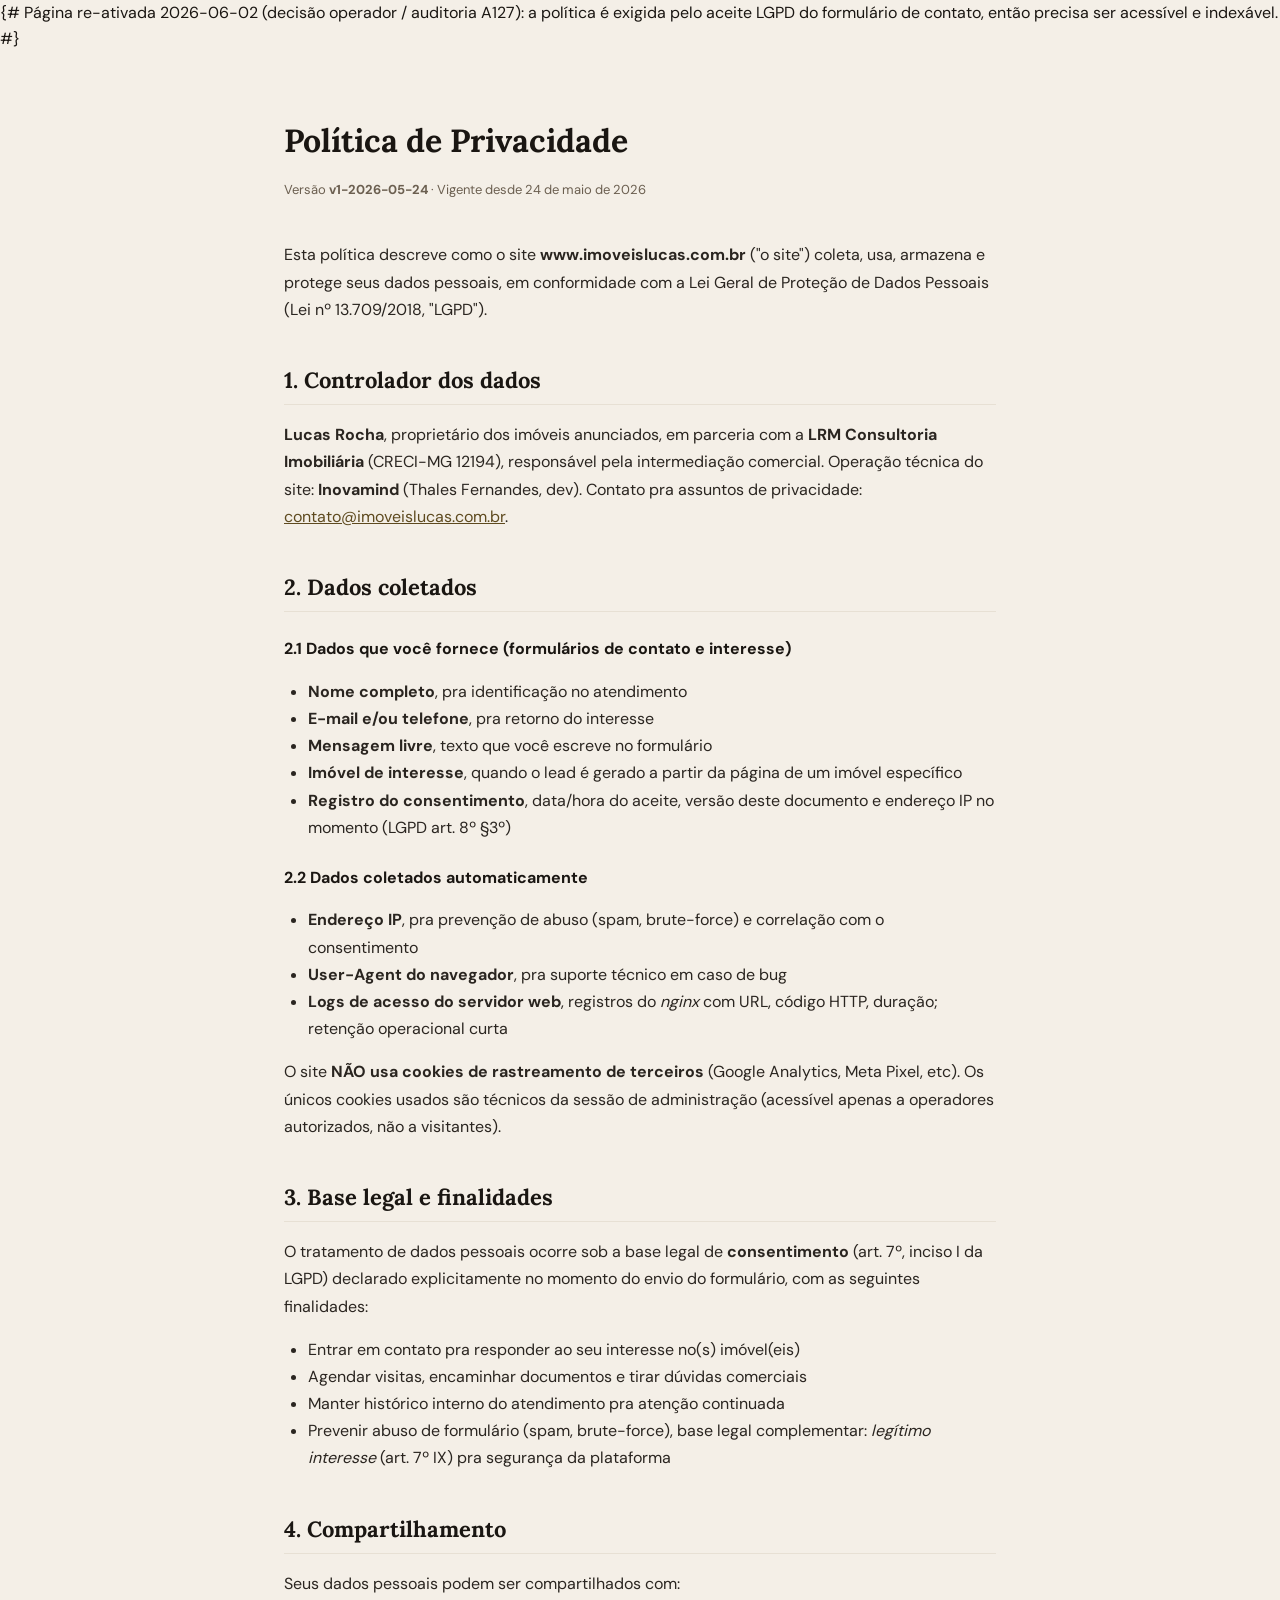
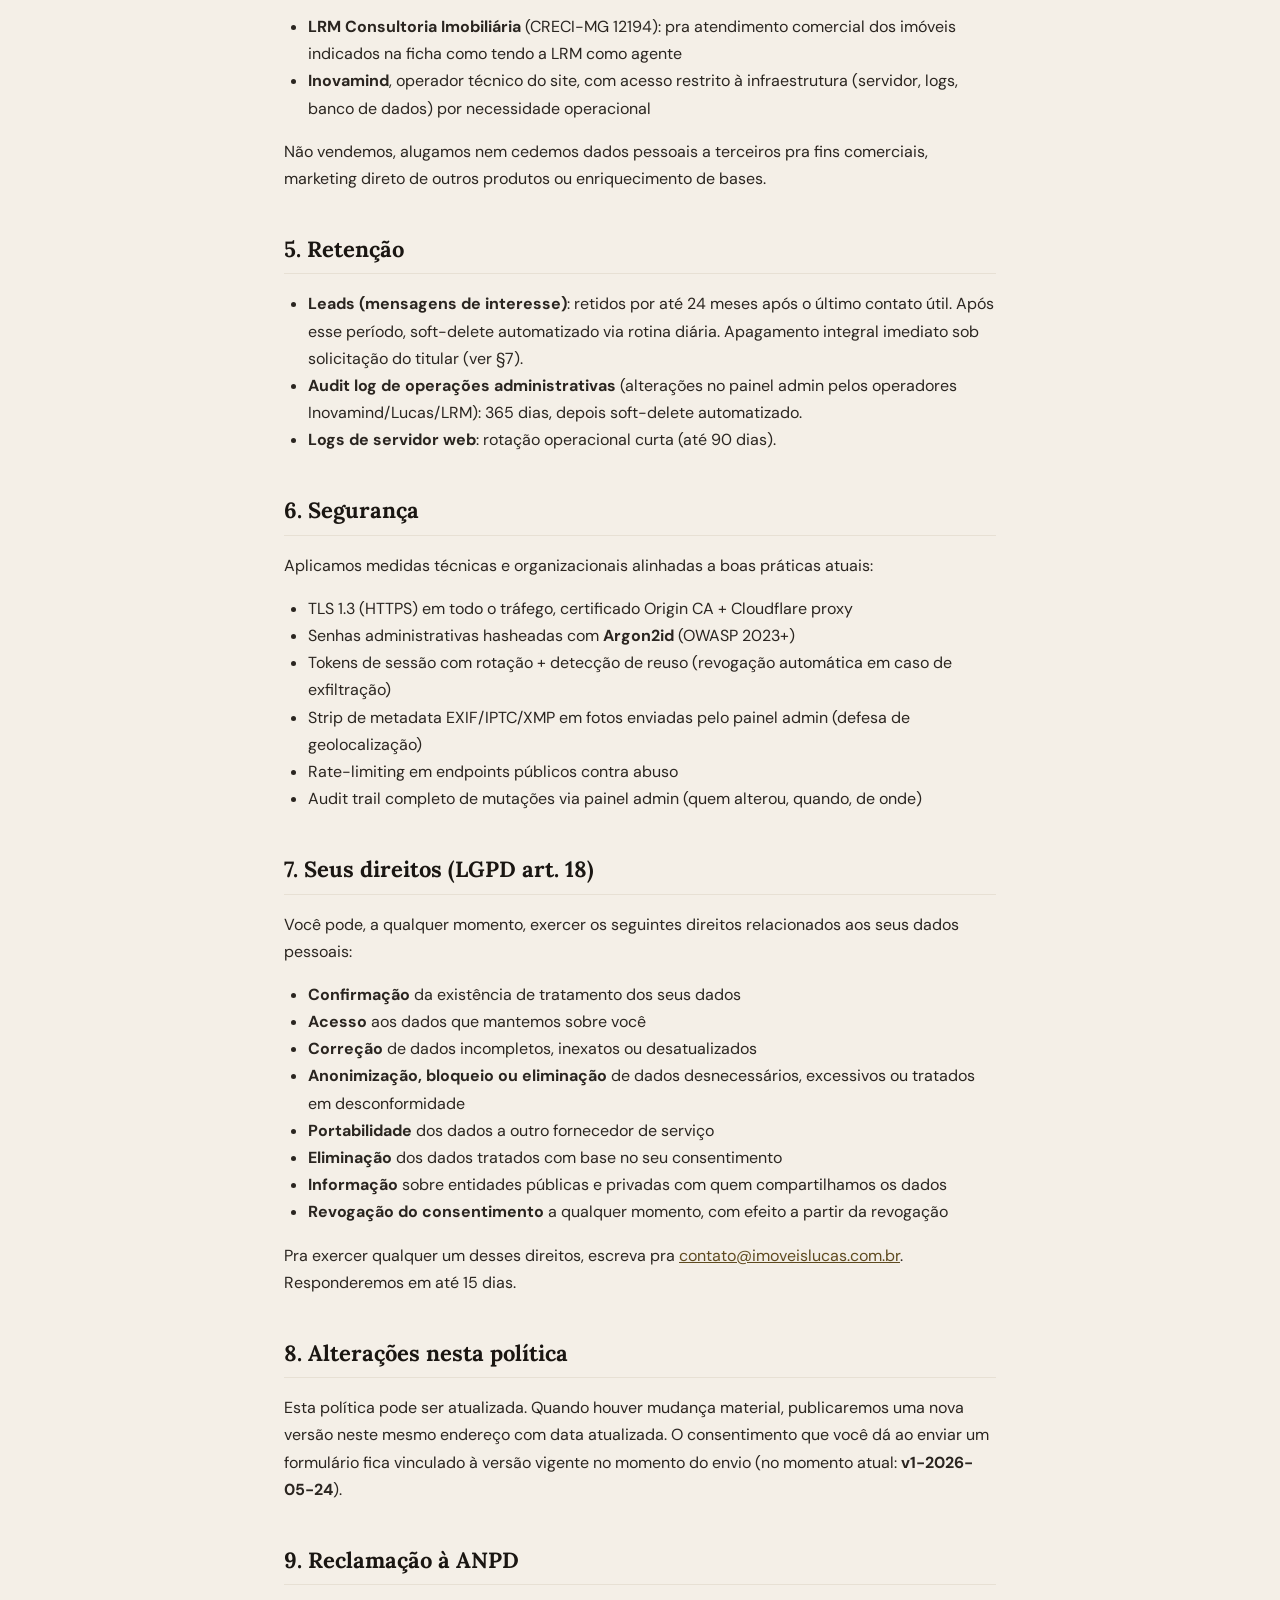
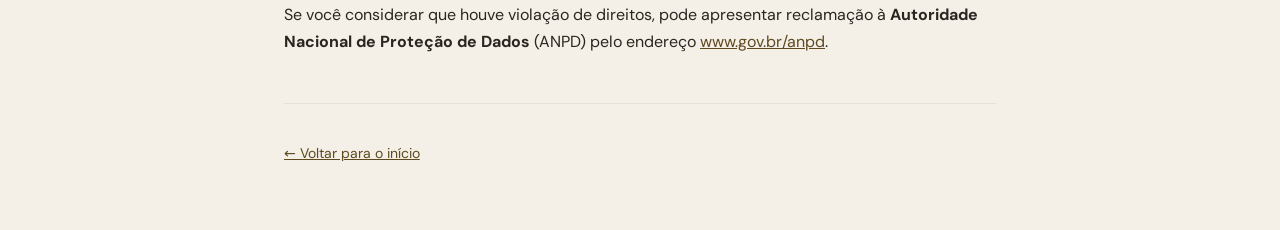
<file: privacidade/index.html>
<!doctype html>
<html lang="pt-BR">
<head>
<meta charset="utf-8" />
<meta name="viewport" content="width=device-width, initial-scale=1" />
<title>Política de Privacidade · Imóveis Lucas</title>
<meta name="description" content="Política de Privacidade do site Imóveis Lucas, finalidades, base legal, retenção e direitos do titular conforme LGPD (Lei 13.709/2018)." />
<meta name="keywords" content="política de privacidade, LGPD, Lei 13.709/2018, proteção de dados, direitos do titular, Imóveis Lucas, base legal, retenção de dados" />
{# Página re-ativada 2026-06-02 (decisão operador / auditoria A127): a política é exigida pelo aceite LGPD do formulário de contato, então precisa ser acessível e indexável. #}
<meta name="robots" content="index, follow" />
<link rel="canonical" href="https://www.imoveislucas.com.br/privacidade" />
<link rel="icon" type="image/svg+xml" href="favicon.svg" />
<link rel="manifest" href="/manifest.json" />
<meta name="theme-color" content="#1a1612" />
<link rel="stylesheet" href="/static/fonts/fonts.css" />
<link rel="stylesheet" href="/static/css/styles.css" />
<style>
  .privacy-doc { max-width: 760px; margin: 64px auto; padding: 0 24px; color: #1a1612; }
  .privacy-doc h1 { font-family: var(--serif, Georgia, serif); font-size: 32px; margin-bottom: 8px; }
  .privacy-doc .versao { color: #6b5f50; font-size: 13px; margin-bottom: 40px; }
  .privacy-doc h2 { font-family: var(--serif, Georgia, serif); font-size: 22px; margin-top: 40px; margin-bottom: 12px; border-bottom: 1px solid #e7e0d4; padding-bottom: 6px; }
  .privacy-doc h3 { font-size: 16px; margin-top: 24px; margin-bottom: 8px; }
  .privacy-doc p, .privacy-doc li { line-height: 1.7; color: #2a2520; }
  .privacy-doc ul { padding-left: 24px; }
  .privacy-doc a { color: #5e4a1f; }
  .privacy-doc .footer-back { margin-top: 48px; padding-top: 24px; border-top: 1px solid #e7e0d4; font-size: 14px; }
</style>
</head>
<body>
<article class="privacy-doc">
  <h1>Política de Privacidade</h1>
  <p class="versao">Versão <strong>v1-2026-05-24</strong> · Vigente desde 24 de maio de 2026</p>

  <p>Esta política descreve como o site <strong>www.imoveislucas.com.br</strong> ("o site") coleta, usa, armazena e protege seus dados pessoais, em conformidade com a Lei Geral de Proteção de Dados Pessoais (Lei nº 13.709/2018, "LGPD").</p>

  <h2>1. Controlador dos dados</h2>
  <p><strong>Lucas Rocha</strong>, proprietário dos imóveis anunciados, em parceria com a <strong>LRM Consultoria Imobiliária</strong> (CRECI-MG 12194), responsável pela intermediação comercial. Operação técnica do site: <strong>Inovamind</strong> (Thales Fernandes, dev). Contato pra assuntos de privacidade: <a href="mailto:contato@imoveislucas.com.br">contato@imoveislucas.com.br</a>.</p>

  <h2>2. Dados coletados</h2>

  <h3>2.1 Dados que você fornece (formulários de contato e interesse)</h3>
  <ul>
    <li><strong>Nome completo</strong>, pra identificação no atendimento</li>
    <li><strong>E-mail e/ou telefone</strong>, pra retorno do interesse</li>
    <li><strong>Mensagem livre</strong>, texto que você escreve no formulário</li>
    <li><strong>Imóvel de interesse</strong>, quando o lead é gerado a partir da página de um imóvel específico</li>
    <li><strong>Registro do consentimento</strong>, data/hora do aceite, versão deste documento e endereço IP no momento (LGPD art. 8º §3º)</li>
  </ul>

  <h3>2.2 Dados coletados automaticamente</h3>
  <ul>
    <li><strong>Endereço IP</strong>, pra prevenção de abuso (spam, brute-force) e correlação com o consentimento</li>
    <li><strong>User-Agent do navegador</strong>, pra suporte técnico em caso de bug</li>
    <li><strong>Logs de acesso do servidor web</strong>, registros do <em>nginx</em> com URL, código HTTP, duração; retenção operacional curta</li>
  </ul>

  <p>O site <strong>NÃO usa cookies de rastreamento de terceiros</strong> (Google Analytics, Meta Pixel, etc). Os únicos cookies usados são técnicos da sessão de administração (acessível apenas a operadores autorizados, não a visitantes).</p>

  <h2>3. Base legal e finalidades</h2>

  <p>O tratamento de dados pessoais ocorre sob a base legal de <strong>consentimento</strong> (art. 7º, inciso I da LGPD) declarado explicitamente no momento do envio do formulário, com as seguintes finalidades:</p>
  <ul>
    <li>Entrar em contato pra responder ao seu interesse no(s) imóvel(eis)</li>
    <li>Agendar visitas, encaminhar documentos e tirar dúvidas comerciais</li>
    <li>Manter histórico interno do atendimento pra atenção continuada</li>
    <li>Prevenir abuso de formulário (spam, brute-force), base legal complementar: <em>legítimo interesse</em> (art. 7º IX) pra segurança da plataforma</li>
  </ul>

  <h2>4. Compartilhamento</h2>

  <p>Seus dados pessoais podem ser compartilhados com:</p>
  <ul>
    <li><strong>LRM Consultoria Imobiliária</strong> (CRECI-MG 12194): pra atendimento comercial dos imóveis indicados na ficha como tendo a LRM como agente</li>
    <li><strong>Inovamind</strong>, operador técnico do site, com acesso restrito à infraestrutura (servidor, logs, banco de dados) por necessidade operacional</li>
  </ul>

  <p>Não vendemos, alugamos nem cedemos dados pessoais a terceiros pra fins comerciais, marketing direto de outros produtos ou enriquecimento de bases.</p>

  <h2>5. Retenção</h2>

  <ul>
    <li><strong>Leads (mensagens de interesse)</strong>: retidos por até 24 meses após o último contato útil. Após esse período, soft-delete automatizado via rotina diária. Apagamento integral imediato sob solicitação do titular (ver §7).</li>
    <li><strong>Audit log de operações administrativas</strong> (alterações no painel admin pelos operadores Inovamind/Lucas/LRM): 365 dias, depois soft-delete automatizado.</li>
    <li><strong>Logs de servidor web</strong>: rotação operacional curta (até 90 dias).</li>
  </ul>

  <h2>6. Segurança</h2>

  <p>Aplicamos medidas técnicas e organizacionais alinhadas a boas práticas atuais:</p>
  <ul>
    <li>TLS 1.3 (HTTPS) em todo o tráfego, certificado Origin CA + Cloudflare proxy</li>
    <li>Senhas administrativas hasheadas com <strong>Argon2id</strong> (OWASP 2023+)</li>
    <li>Tokens de sessão com rotação + detecção de reuso (revogação automática em caso de exfiltração)</li>
    <li>Strip de metadata EXIF/IPTC/XMP em fotos enviadas pelo painel admin (defesa de geolocalização)</li>
    <li>Rate-limiting em endpoints públicos contra abuso</li>
    <li>Audit trail completo de mutações via painel admin (quem alterou, quando, de onde)</li>
  </ul>

  <h2>7. Seus direitos (LGPD art. 18)</h2>

  <p>Você pode, a qualquer momento, exercer os seguintes direitos relacionados aos seus dados pessoais:</p>
  <ul>
    <li><strong>Confirmação</strong> da existência de tratamento dos seus dados</li>
    <li><strong>Acesso</strong> aos dados que mantemos sobre você</li>
    <li><strong>Correção</strong> de dados incompletos, inexatos ou desatualizados</li>
    <li><strong>Anonimização, bloqueio ou eliminação</strong> de dados desnecessários, excessivos ou tratados em desconformidade</li>
    <li><strong>Portabilidade</strong> dos dados a outro fornecedor de serviço</li>
    <li><strong>Eliminação</strong> dos dados tratados com base no seu consentimento</li>
    <li><strong>Informação</strong> sobre entidades públicas e privadas com quem compartilhamos os dados</li>
    <li><strong>Revogação do consentimento</strong> a qualquer momento, com efeito a partir da revogação</li>
  </ul>

  <p>Pra exercer qualquer um desses direitos, escreva pra <a href="mailto:contato@imoveislucas.com.br">contato@imoveislucas.com.br</a>. Responderemos em até 15 dias.</p>

  <h2>8. Alterações nesta política</h2>

  <p>Esta política pode ser atualizada. Quando houver mudança material, publicaremos uma nova versão neste mesmo endereço com data atualizada. O consentimento que você dá ao enviar um formulário fica vinculado à versão vigente no momento do envio (no momento atual: <strong>v1-2026-05-24</strong>).</p>

  <h2>9. Reclamação à ANPD</h2>

  <p>Se você considerar que houve violação de direitos, pode apresentar reclamação à <strong>Autoridade Nacional de Proteção de Dados</strong> (ANPD) pelo endereço <a href="https://www.gov.br/anpd/pt-br" rel="noopener">www.gov.br/anpd</a>.</p>

  <div class="footer-back">
    <p><a href="/">← Voltar para o início</a></p>
  </div>
</article>
</body>
</html>
</file>
<file: static/fonts/fonts.css>
@font-face{font-family:'DM Sans';font-style:normal;font-weight:400 700;font-display:swap;src:url('dm-sans-latin-ext.woff2') format('woff2');unicode-range:U+0100-02BA,U+02BD-02C5,U+02C7-02CC,U+02CE-02D7,U+02DD-02FF,U+0304,U+0308,U+0329,U+1D00-1DBF,U+1E00-1E9F,U+1EF2-1EFF,U+2020,U+20A0-20AB,U+20AD-20C0,U+2113,U+2C60-2C7F,U+A720-A7FF}@font-face{font-family:'DM Sans';font-style:normal;font-weight:400 700;font-display:swap;src:url('dm-sans-latin.woff2') format('woff2');unicode-range:U+0000-00FF,U+0131,U+0152-0153,U+02BB-02BC,U+02C6,U+02DA,U+02DC,U+0304,U+0308,U+0329,U+2000-206F,U+20AC,U+2122,U+2191,U+2193,U+2212,U+2215,U+FEFF,U+FFFD}@font-face{font-family:'Lora';font-style:normal;font-weight:400 700;font-display:swap;src:url('lora-latin-ext.woff2') format('woff2');unicode-range:U+0100-02BA,U+02BD-02C5,U+02C7-02CC,U+02CE-02D7,U+02DD-02FF,U+0304,U+0308,U+0329,U+1D00-1DBF,U+1E00-1E9F,U+1EF2-1EFF,U+2020,U+20A0-20AB,U+20AD-20C0,U+2113,U+2C60-2C7F,U+A720-A7FF}@font-face{font-family:'Lora';font-style:normal;font-weight:400 700;font-display:swap;src:url('lora-latin.woff2') format('woff2');unicode-range:U+0000-00FF,U+0131,U+0152-0153,U+02BB-02BC,U+02C6,U+02DA,U+02DC,U+0304,U+0308,U+0329,U+2000-206F,U+20AC,U+2122,U+2191,U+2193,U+2212,U+2215,U+FEFF,U+FFFD}
</file>
<file: static/css/styles.css>
:root{--paper:#f4efe7;--paper-2:#ebe3d5;--paper-soft:#faf6ef;--ink:#1a1612;--ink-2:#3a322a;--ink-soft:#6b5f50;--line:#d8cdb9;--line-soft:#e6dec9;--accent:#b25a3c;--accent-2:#8a3f25;--accent-ink:#ffffff;--gold:#a98144;--shadow-1:0 1px 0 rgba(26,22,18,0.04),0 12px 28px -18px rgba(26,22,18,0.18);--shadow-2:0 1px 0 rgba(26,22,18,0.05),0 30px 60px -28px rgba(26,22,18,0.32);--serif:"Lora","Georgia","Times New Roman",serif;--sans:"DM Sans",-apple-system,BlinkMacSystemFont,"Segoe UI",system-ui,sans-serif;--max:1320px;--max-narrow:980px;--radius:2px}html[data-palette="forest"]{--paper:#f1ede4;--paper-2:#e3ddd0;--paper-soft:#faf7f1;--accent:#2f5d4a;--accent-2:#1d4434;--gold:#b48a4a}html[data-palette="ink"]{--paper:#14110e;--paper-2:#1c1813;--paper-soft:#1f1a14;--ink:#efe7d8;--ink-2:#d3c8b3;--ink-soft:#8a8071;--line:#38302a;--line-soft:#2a241f;--accent:#cf8b66;--accent-2:#e9a886;--accent-ink:#14110e;--gold:#d1a55b}html[data-palette="navy"]{--paper:#f0eee8;--paper-2:#e3dfd3;--paper-soft:#f9f7f1;--accent:#1f3a5f;--accent-2:#122a4a;--gold:#b07c3b}*{box-sizing:border-box}html,body{margin:0;padding:0}body{background:var(--paper);color:var(--ink);font-family:var(--sans);font-size:16px;line-height:1.6;-webkit-font-smoothing:antialiased;text-rendering:optimizeLegibility}img{display:block;max-width:100%}.h-display{font-family:var(--serif);font-weight:500;font-style:normal;letter-spacing:-0.015em;line-height:1.08;text-wrap:balance}.h-display em{font-style:normal;font-weight:600;color:var(--accent)}.h-eyebrow{font-family:var(--sans);font-size:12px;font-weight:500;letter-spacing:0.22em;text-transform:uppercase;color:var(--ink-soft)}.h-eyebrow .dot{display:inline-block;width:4px;height:4px;border-radius:50%;background:var(--accent);margin:0 10px 2px 0;vertical-align:middle}.numeral{font-family:var(--serif);font-variant-numeric:lining-nums tabular-nums}.wrap{max-width:var(--max);margin:0 auto;padding:0 32px}.wrap-narrow{max-width:var(--max-narrow);margin:0 auto;padding:0 32px}.rule{height:1px;background:var(--line);border:0;margin:0}.rule-soft{height:1px;background:var(--line-soft);border:0;margin:0}.btn{display:inline-flex;align-items:center;gap:10px;padding:14px 24px;font-family:var(--sans);font-size:14px;font-weight:500;letter-spacing:0.12em;text-transform:uppercase;border:1px solid var(--ink);background:var(--ink);color:var(--paper);cursor:pointer;border-radius:var(--radius);text-decoration:none;transition:background 180ms ease,color 180ms ease,border-color 180ms ease,transform 180ms ease}.btn:hover{background:var(--accent);border-color:var(--accent);color:var(--accent-ink)}.btn.btn-ghost{background:transparent;color:var(--ink)}.btn.btn-ghost:hover{background:var(--ink);color:var(--paper)}.btn.btn-accent{background:var(--accent);border-color:var(--accent);color:var(--accent-ink)}.btn.btn-accent:hover{background:var(--accent-2);border-color:var(--accent-2)}.btn.btn-sm{padding:10px 16px;font-size:12px}.link{color:var(--ink);text-decoration:none;border-bottom:1px solid var(--line);padding-bottom:2px;transition:border-color 150ms ease,color 150ms ease}.link:hover{color:var(--accent);border-color:var(--accent)}.link-arrow{display:inline-flex;align-items:center;gap:8px;font-size:13px;letter-spacing:0.16em;text-transform:uppercase;font-weight:500;color:var(--ink);text-decoration:none;border-bottom:1px solid var(--ink);padding-bottom:2px}.link-arrow:hover{color:var(--accent);border-color:var(--accent)}.link-arrow .arrow{transition:transform 200ms ease}.link-arrow:hover .arrow{transform:translateX(4px)}.site-header{position:sticky;top:0;z-index:50;background:color-mix(in oklab,var(--paper) 92%,transparent);backdrop-filter:blur(12px);-webkit-backdrop-filter:blur(12px);border-bottom:1px solid var(--line-soft)}.site-header__inner{display:grid;grid-template-columns:1fr auto 1fr;align-items:center;padding:18px 32px;max-width:var(--max);margin:0 auto}.site-header__nav{display:flex;gap:32px;align-items:center}.site-header__nav a{font-size:13px;letter-spacing:0.16em;text-transform:uppercase;color:var(--ink-2);text-decoration:none;font-weight:500;transition:color 150ms ease}.site-header__nav a:hover,.site-header__nav a.active{color:var(--accent)}.site-header__cta{justify-self:end;display:flex;gap:14px;align-items:center}.site-header__phone{font-size:13px;letter-spacing:0.08em;color:var(--ink-2);text-decoration:none}.site-header__phone:hover{color:var(--accent)}.brand{display:flex;align-items:baseline;gap:10px;text-decoration:none;color:var(--ink)}.brand__mark{font-family:var(--serif);font-size:24px;font-style:normal;font-weight:600;letter-spacing:-0.02em;line-height:1}.brand__mark sup{font-size:12px;vertical-align:super;color:var(--accent);font-style:normal;letter-spacing:0.1em;margin-left:2px}.brand__sub{font-size:11px;letter-spacing:0.28em;text-transform:uppercase;color:var(--ink-soft);border-left:1px solid var(--line);padding-left:10px}.site-footer{background:var(--paper-2);border-top:1px solid var(--line);padding:64px 0 24px;margin-top:48px}.site-footer__top{display:grid;grid-template-columns:1.4fr 1fr 1fr 1fr;gap:48px;padding-bottom:64px}.site-footer h4{font-family:var(--sans);font-size:12px;font-weight:500;letter-spacing:0.22em;text-transform:uppercase;color:var(--ink-soft);margin:0 0 18px}.site-footer ul{list-style:none;padding:0;margin:0}.site-footer li{margin-bottom:10px}.site-footer a{color:var(--ink-2);text-decoration:none;font-size:15px;transition:color 150ms ease}.site-footer a:hover{color:var(--accent)}.site-footer__statement{font-family:var(--serif);font-size:22px;font-weight:500;line-height:1.4;color:var(--ink);margin:0 0 24px;max-width:28ch}.site-footer__bottom{display:flex;justify-content:space-between;align-items:center;padding-top:24px;border-top:1px solid var(--line);font-size:13px;color:var(--ink-soft)}.site-footer__partners{display:grid;grid-template-columns:1fr 1fr;gap:24px;padding:28px 0;border-top:1px solid var(--line);margin-top:-24px}.site-footer__partner-links a:hover{text-decoration:underline}@media (min-width:768px){.site-footer__partner-links{white-space:nowrap}}.partner-block{display:flex;flex-direction:column;gap:12px}.partner-label{font-size:11px;letter-spacing:0.22em;text-transform:uppercase;color:var(--ink-soft)}.partner-link{display:flex;align-items:center;gap:14px;text-decoration:none;color:var(--ink);padding:12px 16px;background:var(--paper);border:1px solid var(--line-soft);align-self:flex-start;transition:border-color 150ms,background 150ms;min-height:60px;box-sizing:border-box}a.partner-link:hover{border-color:var(--accent)}.partner-link--dark{background:#1a1612;border-color:#1a1612;padding:14px 20px}.partner-logo--lrm{height:36px;width:auto;display:block}.partner-logo--inovamind{height:32px;width:auto;display:block;max-width:220px;object-fit:contain;object-position:left center}.partner-name{font-family:var(--serif);font-size:16px;font-weight:600;letter-spacing:-0.01em;line-height:1.2}.partner-name em{display:block;font-style:normal;font-weight:400;font-size:12px;letter-spacing:0.14em;text-transform:uppercase;color:var(--ink-soft);margin-top:2px;font-family:var(--sans)}.partner-meta{display:flex;flex-wrap:wrap;align-items:center;gap:8px;font-size:13px;color:var(--ink-soft);margin-top:2px;line-height:1.5}.partner-meta a{color:var(--ink-2);text-decoration:none;border-bottom:1px solid transparent;transition:border-color 150ms,color 150ms}.partner-meta a:hover{color:var(--accent);border-color:var(--accent)}.partner-meta>span:first-child{color:var(--ink-2);font-weight:500}.site-footer__credits{display:flex;gap:32px;align-items:center}.credit-chip{display:inline-flex;align-items:center;gap:8px;font-size:12px;letter-spacing:0.14em;text-transform:uppercase;color:var(--ink-2)}.credit-chip strong{color:var(--ink);font-weight:600;letter-spacing:0.05em;text-transform:none;font-family:var(--serif);font-size:15px;font-style:normal}.hero{padding:64px 0 32px;position:relative}.hero__grid{display:grid;grid-template-columns:1.1fr 1fr;gap:64px;align-items:end}.hero__title{font-size:clamp(48px,7vw,104px);margin:24px 0 32px}.hero__sub{font-size:16px;color:var(--ink-2);max-width:46ch;margin:0 0 36px;line-height:1.6}.hero__photo{aspect-ratio:4 / 5;background-size:cover;background-position:center;position:relative}.hero__meta{position:absolute;left:-12px;bottom:24px;background:var(--paper);padding:16px 22px;font-size:12px;letter-spacing:0.18em;text-transform:uppercase;color:var(--ink-2);border-top:2px solid var(--accent)}.hero__cta{display:flex;gap:14px;flex-wrap:wrap}.hero__stats{display:grid;grid-template-columns:repeat(3,1fr);gap:32px;margin-top:64px;padding-top:40px;border-top:1px solid var(--line)}.hero__stat .num{font-family:var(--serif);font-size:48px;line-height:1;font-variant-numeric:lining-nums}.hero__stat .num em{font-style:normal;font-weight:600;color:var(--accent)}.hero__stat .label{margin-top:12px;font-size:12px;letter-spacing:0.2em;text-transform:uppercase;color:var(--ink-soft)}.section{padding:96px 0}.section-tight{padding:64px 0}.section-head{display:grid;grid-template-columns:1fr 1fr;gap:48px;align-items:end;margin-bottom:56px}.section-head h2{font-family:var(--serif);font-weight:500;font-size:clamp(36px,4.5vw,56px);margin:12px 0 0;line-height:1.1;letter-spacing:-0.015em}.section-head h2 em{font-style:normal;font-weight:600;color:var(--accent)}.section-head p{font-size:16px;color:var(--ink-2);max-width:48ch;margin:0;line-height:1.6}.locations{display:grid;grid-template-columns:1fr 1fr;gap:0;border-top:1px solid var(--line);border-bottom:1px solid var(--line)}.location-card{display:block;position:relative;padding:56px 48px 56px;text-decoration:none;color:var(--ink);overflow:hidden;transition:background 300ms ease}.location-card + .location-card{border-left:1px solid var(--line)}.location-card:hover{background:var(--paper-soft)}.location-card__index{font-family:var(--serif);font-size:13px;letter-spacing:0.18em;color:var(--ink-soft)}.location-card__title{font-family:var(--serif);font-size:clamp(48px,6vw,88px);line-height:1;margin:16px 0 8px}.location-card__title em{font-style:normal;font-weight:600;color:var(--accent)}.location-card__sub{font-size:15px;color:var(--ink-2);max-width:36ch}.location-card__photo{aspect-ratio:16/10;background-size:cover;background-position:center;margin:36px 0 28px;transition:transform 700ms cubic-bezier(.2,.7,.2,1)}.location-card:hover .location-card__photo{transform:scale(1.02)}.location-card__foot{display:flex;justify-content:space-between;align-items:center;border-top:1px solid var(--line-soft);padding-top:18px;font-size:13px;letter-spacing:0.16em;text-transform:uppercase;color:var(--ink-2)}.location-card__count em{font-family:var(--serif);font-style:normal;font-weight:600;color:var(--accent);font-size:18px;margin-right:6px}.cards-grid{display:grid;grid-template-columns:repeat(auto-fill,minmax(360px,1fr));gap:56px 40px}.pcard{display:block;text-decoration:none;color:var(--ink);position:relative}.pcard__media{aspect-ratio:4/5;background-size:cover;background-position:center;position:relative;overflow:hidden}.pcard__media::after{content:"";position:absolute;inset:0;background:linear-gradient(180deg,transparent 60%,rgba(0,0,0,0.25));opacity:0;transition:opacity 300ms ease}.pcard:hover .pcard__media::after{opacity:1}.pcard__badge{position:absolute;top:18px;left:18px;background:var(--paper);padding:8px 14px;font-size:11px;letter-spacing:0.2em;text-transform:uppercase;color:var(--ink-2)}.pcard__num{position:absolute;top:18px;right:18px;font-family:var(--serif);font-style:normal;font-weight:500;color:var(--paper);font-size:22px;text-shadow:0 2px 12px rgba(0,0,0,0.3)}.pcard__body{padding-top:20px}.pcard__location{font-size:12px;letter-spacing:0.2em;text-transform:uppercase;color:var(--ink-soft);display:flex;align-items:center;gap:8px}.pcard__title{font-family:var(--serif);font-size:26px;font-weight:500;line-height:1.2;margin:8px 0 14px;letter-spacing:-0.01em}.pcard__meta{display:flex;gap:18px;font-size:13px;color:var(--ink-soft);border-top:1px solid var(--line-soft);padding-top:14px}.pcard__meta span{display:flex;align-items:center;gap:6px}.pcard__price{margin-top:14px;font-family:var(--serif);font-size:22px;font-variant-numeric:lining-nums}.pcard__price small{font-family:var(--sans);font-size:11px;letter-spacing:0.2em;text-transform:uppercase;color:var(--ink-soft);margin-right:6px}[data-card-style="minimal"] .pcard__media{aspect-ratio:1}[data-card-style="minimal"] .pcard__badge{display:none}[data-card-style="minimal"] .pcard__title{font-size:22px;font-family:var(--sans);font-weight:500;letter-spacing:-0.01em}[data-card-style="minimal"] .pcard__price{font-family:var(--sans);font-weight:500}[data-card-style="magazine"] .pcard__media{aspect-ratio:3/4}[data-card-style="magazine"] .pcard__title{font-size:32px}[data-card-style="magazine"] .pcard__body{padding:24px 0 0}[data-card-style="magazine"] .pcard__num{display:none}[data-card-style="magazine"] .pcard__badge{top:auto;left:0;bottom:-14px;background:var(--accent);color:var(--accent-ink)}.listing-hero{padding:80px 0 56px;display:grid;grid-template-columns:1fr 1fr;gap:48px;align-items:end}.listing-hero h1{font-family:var(--serif);font-size:clamp(56px,8vw,120px);line-height:1;margin:16px 0 0}.listing-hero h1 em{font-style:normal;font-weight:600;color:var(--accent)}.listing-hero__desc{color:var(--ink-2);font-size:16px;line-height:1.7;max-width:52ch}.listing-toolbar{display:flex;justify-content:space-between;align-items:center;border-top:1px solid var(--line);border-bottom:1px solid var(--line);padding:16px 0;margin-bottom:56px}.chip{display:inline-flex;align-items:center;gap:6px;padding:6px 12px;border:1px solid var(--line);font-size:12px;letter-spacing:0.14em;text-transform:uppercase;color:var(--ink-2);background:var(--paper-soft)}.chip.is-active{background:var(--ink);color:var(--paper);border-color:var(--ink)}.chip-row{display:flex;gap:8px;flex-wrap:wrap}.detail-gallery{display:grid;grid-template-columns:1.6fr 1fr;gap:8px;height:78vh;min-height:580px}.detail-gallery__main{background-size:cover;background-position:center;position:relative;cursor:zoom-in}.detail-gallery__side{display:grid;grid-template-rows:1fr 1fr;gap:8px}.detail-gallery__cell{background-size:cover;background-position:center;position:relative;cursor:zoom-in}.detail-gallery__more{position:absolute;right:18px;bottom:18px;background:var(--paper);padding:10px 16px;font-size:12px;letter-spacing:0.16em;text-transform:uppercase;display:inline-flex;align-items:center;gap:8px;cursor:pointer;border:0;font-family:inherit}.detail-hero{display:grid;grid-template-columns:1.4fr 1fr;gap:80px;padding:72px 0 48px;align-items:start}.detail-hero__location{font-size:12px;letter-spacing:0.22em;text-transform:uppercase;color:var(--ink-soft)}.detail-hero h1{font-family:var(--serif);font-size:clamp(40px,4.5vw,64px);line-height:1.05;margin:12px 0 24px;letter-spacing:-0.01em}.detail-hero h1 em{font-style:normal;font-weight:600;color:var(--accent)}.detail-hero__desc{color:var(--ink-2);font-size:16px;line-height:1.75;max-width:60ch}.detail-quickstats{display:grid;grid-template-columns:repeat(4,1fr);border-top:1px solid var(--line);border-bottom:1px solid var(--line);margin:48px 0 0}.detail-quickstats>div{padding:22px 0;text-align:center}.detail-quickstats>div + div{border-left:1px solid var(--line-soft)}.detail-quickstats .num{font-family:var(--serif);font-size:30px;line-height:1}.detail-quickstats .label{font-size:11px;letter-spacing:0.2em;text-transform:uppercase;color:var(--ink-soft);margin-top:8px}.detail-price-card{background:var(--paper-soft);border:1px solid var(--line);padding:28px 28px 24px;position:sticky;top:110px}.detail-price-card__eyebrow{font-size:11px;letter-spacing:0.22em;text-transform:uppercase;color:var(--ink-soft)}.detail-price-card__price{font-family:var(--serif);font-size:42px;line-height:1;margin:10px 0 6px;font-variant-numeric:lining-nums}.detail-price-card__condo{font-size:13px;color:var(--ink-soft);margin-bottom:22px}.detail-price-card .btn{width:100%;justify-content:center;margin-top:8px}.detail-price-card .agent{margin-top:28px;padding-top:22px;border-top:1px solid var(--line);display:flex;align-items:center;gap:14px}.detail-price-card .agent img{width:48px;height:48px;border-radius:50%;object-fit:cover;background:var(--paper-2)}.detail-price-card .agent .name{font-weight:500;font-size:15px}.detail-price-card .agent .role{font-size:12px;letter-spacing:0.16em;text-transform:uppercase;color:var(--ink-soft)}.detail-section{padding:72px 0;border-top:1px solid var(--line-soft)}.detail-section h2{font-family:var(--serif);font-weight:500;font-size:36px;margin:0 0 32px;letter-spacing:-0.015em}.detail-section h2 em{font-style:normal;font-weight:600;color:var(--accent)}.amenities-grid{display:grid;grid-template-columns:repeat(auto-fill,minmax(220px,1fr));gap:16px 32px}.amenities-grid li{list-style:none;display:flex;align-items:center;gap:12px;padding:14px 0;border-bottom:1px solid var(--line-soft);font-size:15px;color:var(--ink-2)}.amenities-grid svg{color:var(--accent);flex-shrink:0}.specs-table{width:100%;border-collapse:collapse}.specs-table td{padding:16px 0;border-bottom:1px solid var(--line-soft);font-size:15px}.specs-table td:first-child{color:var(--ink-soft);width:40%;letter-spacing:0.06em}.specs-table td:last-child{color:var(--ink);font-weight:500}.map-block{aspect-ratio:16/8;background:var(--paper-2);position:relative;overflow:hidden;border:1px solid var(--line)}.map-block svg{width:100%;height:100%;display:block}.map-block iframe{width:100%;height:100%;display:block;border:0}.map-block__open{position:absolute;bottom:12px;right:12px;display:inline-flex;align-items:center;gap:6px;padding:8px 14px;background:rgba(255,255,255,0.95);border:1px solid var(--line);color:var(--ink-1);text-decoration:none;font-size:13px;letter-spacing:0.08em;text-transform:uppercase;border-radius:2px;box-shadow:0 2px 8px rgba(0,0,0,0.15);transition:background 0.15s ease}.map-block__open:hover{background:var(--paper-1)}.financing{background:var(--paper-2);padding:40px;display:grid;grid-template-columns:1fr 1.4fr;gap:48px;align-items:center}.financing h3{font-family:var(--serif);font-size:28px;margin:0 0 8px}.financing input[type=range]{width:100%}.fin-row{display:grid;grid-template-columns:1fr 1fr;gap:24px;margin-top:16px}.fin-result{background:var(--paper);padding:24px;border-top:2px solid var(--accent)}.fin-result .num{font-family:var(--serif);font-size:36px;line-height:1}.lightbox{position:fixed;inset:0;background:rgba(20,17,14,0.94);z-index:100;display:flex;align-items:center;justify-content:center;padding:32px}.lightbox img{max-height:88vh;max-width:92vw;object-fit:contain}.lightbox__video{max-height:88vh;max-width:92vw;background:black}.detail-gallery__main--video{position:relative;cursor:pointer}.detail-gallery__play{position:absolute;top:50%;left:50%;transform:translate(-50%,-50%);width:72px;height:72px;border-radius:50%;background:rgba(20,17,14,0.6);border:2px solid rgba(255,255,255,0.85);color:white;display:flex;align-items:center;justify-content:center;padding-left:6px;pointer-events:none;transition:background 150ms,transform 150ms}.detail-gallery__main--video:hover .detail-gallery__play{background:rgba(20,17,14,0.8);transform:translate(-50%,-50%) scale(1.05)}.lightbox__close,.lightbox__nav{position:absolute;background:transparent;border:1px solid rgba(255,255,255,0.3);color:white;width:48px;height:48px;border-radius:50%;cursor:pointer;display:flex;align-items:center;justify-content:center;font-family:var(--serif);transition:background 150ms}.lightbox__close:hover,.lightbox__nav:hover{background:rgba(255,255,255,0.15)}.lightbox__close{top:24px;right:24px}.lightbox__nav.prev{left:24px;top:50%;transform:translateY(-50%)}.lightbox__nav.next{right:24px;top:50%;transform:translateY(-50%)}.lightbox__counter{position:absolute;bottom:24px;left:50%;transform:translateX(-50%);color:rgba(255,255,255,0.7);font-family:var(--serif);letter-spacing:0.18em}.contact-hero{padding:80px 0 40px;display:grid;grid-template-columns:1.2fr 1fr;gap:80px;align-items:end}.contact-hero h1{font-family:var(--serif);font-size:clamp(56px,8vw,120px);line-height:1;margin:16px 0 0}.contact-hero h1 em{font-style:normal;font-weight:600;color:var(--accent)}.contact-grid{display:grid;grid-template-columns:1.2fr 1fr;gap:80px;align-items:start;padding:48px 0 96px}.contact-form{display:grid;gap:18px}.contact-form label{font-size:12px;letter-spacing:0.18em;text-transform:uppercase;color:var(--ink-soft);display:block;margin-bottom:8px}.contact-form input:not([type=checkbox]):not([type=radio]),.contact-form textarea,.contact-form select{width:100%;padding:14px 0;border:0;border-bottom:1px solid var(--line);background:transparent;font-family:var(--sans);font-size:16px;color:var(--ink);transition:border-color 150ms}.contact-form input:not([type=checkbox]):not([type=radio]):focus,.contact-form textarea:focus,.contact-form select:focus{outline:none;border-color:var(--accent)}.contact-form .row-2{display:grid;grid-template-columns:1fr 1fr;gap:32px}.contact-info{background:var(--paper-soft);padding:40px;border:1px solid var(--line)}.contact-info h3{font-family:var(--serif);font-size:24px;margin:0 0 8px;font-weight:400}.contact-info .info-row{display:flex;gap:16px;padding:18px 0;border-bottom:1px solid var(--line-soft);align-items:start}.contact-info .info-row:last-of-type{border-bottom:0}.contact-info .info-row svg{color:var(--accent);flex-shrink:0;margin-top:2px}.contact-info .info-row .label{font-size:12px;letter-spacing:0.18em;text-transform:uppercase;color:var(--ink-soft);margin-bottom:4px}.contact-info .info-row .val{font-family:var(--serif);font-size:18px;color:var(--ink)}.wa-fab{position:fixed;right:28px;bottom:28px;z-index:60;background:#25d366;color:white;width:60px;height:60px;border-radius:50%;display:flex;align-items:center;justify-content:center;text-decoration:none;box-shadow:0 12px 32px -8px rgba(37,211,102,0.5);transition:transform 200ms}.wa-fab:hover{transform:scale(1.06)}.breadcrumbs{font-size:12px;letter-spacing:0.18em;text-transform:uppercase;color:var(--ink-soft);padding:28px 0 0}.breadcrumbs a{color:var(--ink-soft);text-decoration:none;margin-right:8px}.breadcrumbs a:hover{color:var(--accent)}.breadcrumbs .sep{margin:0 8px}.admin-shell{display:grid;grid-template-columns:240px 1fr;min-height:100vh;background:#f8f6f1}.admin-sidebar{background:#1a1612;color:#efe7d8;padding:24px 0;display:flex;flex-direction:column}.admin-sidebar__brand{padding:0 24px 24px;border-bottom:1px solid #38302a;margin-bottom:16px}.admin-sidebar__brand .label{font-size:11px;letter-spacing:0.22em;text-transform:uppercase;color:#8a8071;margin-top:4px}.admin-sidebar__brand .name{font-family:var(--serif);font-size:22px;font-weight:600;font-style:normal}.admin-sidebar__nav{flex:1;padding:0 12px}.admin-sidebar__nav button{width:100%;text-align:left;background:transparent;border:0;color:#d3c8b3;padding:12px 14px;cursor:pointer;font-family:inherit;font-size:14px;letter-spacing:0.04em;display:flex;align-items:center;gap:12px;border-radius:2px;margin-bottom:2px}.admin-sidebar__nav button:hover{background:rgba(255,255,255,0.05);color:#fff}.admin-sidebar__nav button.active{background:var(--accent);color:white}.admin-sidebar__foot{padding:16px 24px;font-size:12px;color:#8a8071;border-top:1px solid #38302a}.admin-sidebar__foot button{background:transparent;border:0;color:#cf8b66;cursor:pointer;font:inherit;padding:0;margin-top:8px}.admin-main{padding:32px 40px;max-width:100%;overflow:auto}.admin-topbar{display:flex;justify-content:space-between;align-items:center;margin-bottom:32px}.admin-topbar h1{font-family:var(--serif);font-size:32px;font-weight:500;margin:0;letter-spacing:-0.015em}.admin-topbar .user{display:flex;align-items:center;gap:10px;font-size:14px;color:#6b5f50}.admin-topbar .user .avatar{width:32px;height:32px;border-radius:50%;background:var(--accent);color:white;display:flex;align-items:center;justify-content:center;font-weight:500;font-size:14px}.admin-stats{display:grid;grid-template-columns:repeat(4,1fr);gap:16px;margin-bottom:32px}.stat-card{background:white;border:1px solid #e6dec9;padding:20px 22px}.stat-card .label{font-size:11px;letter-spacing:0.2em;text-transform:uppercase;color:#8a8071;margin-bottom:12px}.stat-card .num{font-family:var(--serif);font-size:36px;line-height:1;font-variant-numeric:lining-nums}.stat-card .delta{font-size:13px;margin-top:8px;color:#2f7d4d}.stat-card .delta.neg{color:#b25a3c}.admin-card{background:white;border:1px solid #e6dec9;padding:24px;margin-bottom:24px}.admin-card h3{font-family:var(--serif);font-size:20px;margin:0 0 18px;font-weight:400}.admin-table{width:100%;border-collapse:collapse}.admin-table th,.admin-table td{text-align:left;padding:14px 12px;border-bottom:1px solid #efe9d8;font-size:14px}.admin-table th{font-size:11px;letter-spacing:0.18em;text-transform:uppercase;color:#8a8071;font-weight:500;background:#faf6ef}.admin-table tbody tr{transition:background 100ms}.admin-table tbody tr:hover{background:#faf6ef;cursor:pointer}.admin-table .thumb{width:56px;height:40px;background-size:cover;background-position:center;border-radius:2px}.admin-table .status{display:inline-block;padding:3px 10px;font-size:11px;letter-spacing:0.16em;text-transform:uppercase;border-radius:2px}.admin-table .status.published{background:#e6f1e7;color:#2f7d4d}.admin-table .status.draft{background:#f1ebd9;color:#8a6b22}.admin-table .status.sold{background:#f1dcd3;color:#a04522}.admin-form{display:grid;gap:20px}.admin-form .row{display:grid;grid-template-columns:1fr 1fr;gap:20px}.admin-form .row-3{display:grid;grid-template-columns:1fr 1fr 1fr;gap:20px}.admin-form label{font-size:11px;letter-spacing:0.2em;text-transform:uppercase;color:#8a8071;margin-bottom:6px;display:block}.admin-form input,.admin-form select,.admin-form textarea{width:100%;padding:10px 12px;border:1px solid #d8cdb9;background:#faf6ef;font-family:inherit;font-size:15px;color:#1a1612;border-radius:2px}.admin-form input:focus,.admin-form textarea:focus,.admin-form select:focus{outline:none;border-color:var(--accent);background:white}.admin-form textarea{resize:vertical;min-height:120px;line-height:1.6}.photo-manager{display:grid;grid-template-columns:repeat(auto-fill,minmax(180px,1fr));gap:12px}.photo-tile{aspect-ratio:4/3;background-size:cover;background-position:center;position:relative;border:1px solid #e6dec9;cursor:grab;transition:opacity 120ms,border-color 120ms,transform 120ms}.photo-tile:active{cursor:grabbing}.photo-tile.is-dragging{opacity:0.45;cursor:grabbing}.photo-tile.is-drop-target{border:2px dashed var(--accent);transform:scale(1.02)}.photo-tile.is-cover::before{content:"Capa";position:absolute;top:8px;left:8px;background:var(--accent);color:white;font-size:10px;letter-spacing:0.18em;text-transform:uppercase;padding:4px 8px}.photo-tile__del{position:absolute;top:8px;right:8px;background:rgba(255,255,255,0.95);border:0;width:24px;height:24px;border-radius:50%;cursor:pointer;font-size:15px;display:flex;align-items:center;justify-content:center}.photo-tile__num{position:absolute;bottom:8px;left:8px;background:rgba(0,0,0,0.6);color:white;font-family:var(--serif);font-style:normal;font-weight:500;padding:2px 8px;font-size:13px}.photo-uploader{aspect-ratio:4/3;border:1px dashed #b8a982;background:#faf6ef;display:flex;align-items:center;justify-content:center;flex-direction:column;gap:8px;color:#8a8071;font-size:13px;letter-spacing:0.14em;text-transform:uppercase;cursor:pointer;transition:background 150ms,border-color 150ms}.photo-uploader:hover{background:white;border-color:var(--accent);color:var(--accent)}.admin-toolbar{display:flex;justify-content:space-between;align-items:center;margin-bottom:18px}.admin-toolbar .search{position:relative;flex:1;max-width:380px}.admin-toolbar input{width:100%;padding:10px 14px 10px 36px;border:1px solid #d8cdb9;background:white;font-family:inherit;font-size:14px;border-radius:2px}.admin-toolbar input:focus{outline:none;border-color:var(--accent)}.btn-admin{background:#1a1612;color:white;border:0;padding:10px 18px;font-family:inherit;font-size:13px;letter-spacing:0.14em;text-transform:uppercase;cursor:pointer;border-radius:2px;display:inline-flex;align-items:center;gap:8px}.btn-admin.accent{background:var(--accent)}.btn-admin:hover{background:var(--accent-2)}.btn-admin.ghost{background:transparent;color:#1a1612;border:1px solid #d8cdb9}.btn-admin.ghost:hover{background:#faf6ef;color:#1a1612}.login-wrap{min-height:100vh;display:grid;grid-template-columns:1fr 1fr}.login-art{background:radial-gradient(circle at 30% 20%,rgba(178,90,60,0.45) 0%,transparent 55%),radial-gradient(circle at 80% 75%,rgba(178,90,60,0.20) 0%,transparent 60%),linear-gradient(135deg,#1f1611 0%,#14110e 100%);color:#efe7d8;padding:64px;display:flex;flex-direction:column;justify-content:space-between}.login-art .quote{font-family:var(--serif);font-size:28px;font-weight:500;line-height:1.4;font-style:normal;margin-top:auto;max-width:26ch}.login-art .quote::before{content:"“";font-size:72px;display:block;line-height:0.6;color:var(--accent);margin-bottom:16px}.login-card{display:flex;flex-direction:column;justify-content:center;padding:64px;background:var(--paper)}.login-card h1{font-family:var(--serif);font-size:40px;font-weight:500;margin:0 0 8px;letter-spacing:-0.015em}.login-card p{color:var(--ink-soft);margin:0 0 32px}.login-card .login-form{display:grid;gap:18px;max-width:380px}.login-card .login-form label{font-size:12px;letter-spacing:0.2em;text-transform:uppercase;color:var(--ink-soft);display:block;margin-bottom:8px}.login-card .login-form input{width:100%;padding:12px 0;border:0;border-bottom:1px solid var(--line);background:transparent;font-family:inherit;font-size:16px}.login-card .login-form input:focus{outline:none;border-color:var(--accent)}.login-card .hint{margin-top:16px;font-size:13px;color:var(--ink-soft);padding:12px;background:var(--paper-soft);border-left:2px solid var(--accent)}.empty{padding:120px 0;text-align:center}.empty h2{font-family:var(--serif);font-size:48px;margin:0 0 16px}.empty p{color:var(--ink-soft)}.home-simple{display:grid;gap:56px;padding:56px 0 64px}.home-simple__intro{text-align:center;max-width:720px}.home-simple__intro .h-eyebrow{justify-content:center;display:inline-flex}.home-simple__title{font-size:clamp(40px,5.5vw,72px);margin:16px 0 20px;font-family:var(--serif);font-weight:500;line-height:1.08;letter-spacing:-0.02em}.home-simple__sub{font-size:17px;line-height:1.65;color:var(--ink-2);max-width:56ch;margin:0 auto}.home-simple__sub strong{color:var(--ink);font-weight:600}.home-simple__tiles{display:grid;grid-template-columns:1fr 1fr;gap:20px;max-width:1320px;margin:0 auto;padding:0 32px;width:100%}.home-tile{position:relative;display:flex;flex-direction:column;justify-content:space-between;aspect-ratio:5/6;max-height:520px;padding:28px;text-decoration:none;color:white;background-color:var(--ink);background-size:cover;background-position:center;transition:transform 350ms cubic-bezier(.2,.7,.2,1);overflow:hidden}.home-tile--map{padding:0;background:#f4efe7}.home-tile__map{position:absolute;inset:0;background-size:contain;background-repeat:no-repeat;background-position:center;opacity:1;transition:transform 600ms cubic-bezier(.2,.7,.2,1)}.home-tile--map:hover .home-tile__map{transform:scale(1.04)}.home-tile__overlay{position:absolute;inset:0;padding:28px;display:flex;flex-direction:column;justify-content:space-between;pointer-events:none}.home-tile__overlay>*{pointer-events:auto}.home-tile--map .home-tile__count{background:rgba(255,255,255,0.95);border-color:rgba(20,17,14,0.12);color:var(--ink)}.home-tile--map .home-tile__title{display:none}.home-tile--map .home-tile__cta{color:var(--ink);border-bottom-color:var(--ink);background:rgba(255,255,255,0.95);padding:10px 18px;align-self:start;border:1px solid rgba(20,17,14,0.12);border-radius:2px}.home-tile--map:hover .home-tile__cta{background:var(--accent);color:white;border-color:var(--accent)}.home-tile--map .h-eyebrow{background:rgba(255,255,255,0.95);padding:6px 10px;border:1px solid rgba(20,17,14,0.08);color:var(--ink-2)}.home-tile:hover{transform:translateY(-4px)}.home-tile__top{display:flex;justify-content:space-between;align-items:center}.home-tile__count{font-size:12px;letter-spacing:0.18em;text-transform:uppercase;color:rgba(255,255,255,0.85);border:1px solid rgba(255,255,255,0.35);padding:6px 12px}.home-tile__bottom{display:grid;gap:14px}.home-tile__title{font-family:var(--serif);font-weight:500;font-size:clamp(48px,5vw,76px);line-height:1;margin:0;letter-spacing:-0.02em}.home-tile__cta{display:inline-flex;align-items:center;gap:10px;font-size:13px;letter-spacing:0.16em;text-transform:uppercase;color:white;padding-bottom:6px;border-bottom:1px solid rgba(255,255,255,0.5);align-self:start;transition:border-color 200ms,gap 200ms}.home-tile:hover .home-tile__cta{border-color:var(--accent);gap:14px}.listing-simple{padding:32px 32px 64px;max-width:var(--max);margin:0 auto}.listing-simple__head{display:flex;justify-content:space-between;align-items:end;border-bottom:1px solid var(--line);padding-bottom:28px;margin-bottom:48px;gap:32px;flex-wrap:wrap}.listing-simple__title{font-family:var(--serif);font-weight:500;font-size:clamp(40px,5.5vw,72px);line-height:1;margin:12px 0 0;letter-spacing:-0.02em}.listing-simple__title em{font-style:normal;font-weight:600;color:var(--accent)}.listing-simple__count{font-size:13px;letter-spacing:0.18em;text-transform:uppercase;color:var(--ink-soft)}.listing-simple__grid{display:grid;grid-template-columns:repeat(2,1fr);gap:40px}@media (max-width:900px){.home-simple__tiles{grid-template-columns:1fr}.home-tile{aspect-ratio:4/3;max-height:400px}.listing-simple__grid{grid-template-columns:1fr}.listing-simple__head{flex-direction:column;align-items:flex-start;gap:12px}}@media (max-width:900px){.hero__grid,.section-head,.locations,.listing-hero,.contact-hero,.contact-grid,.detail-hero,.financing{grid-template-columns:1fr;gap:40px}.detail-gallery{grid-template-columns:1fr;height:auto}.detail-gallery__main{aspect-ratio:4/3}.detail-gallery__side{grid-template-columns:1fr 1fr;grid-template-rows:none}.detail-gallery__cell{aspect-ratio:4/3}.admin-stats{grid-template-columns:1fr 1fr}.admin-shell{grid-template-columns:1fr}.admin-sidebar{display:none}.site-header__nav{display:none}.site-header__inner{grid-template-columns:auto 1fr}.site-footer__top{grid-template-columns:1fr 1fr;gap:32px}.login-wrap{grid-template-columns:1fr}.login-art{display:none}.wrap,.wrap-narrow{padding:0 20px}}
</file>
